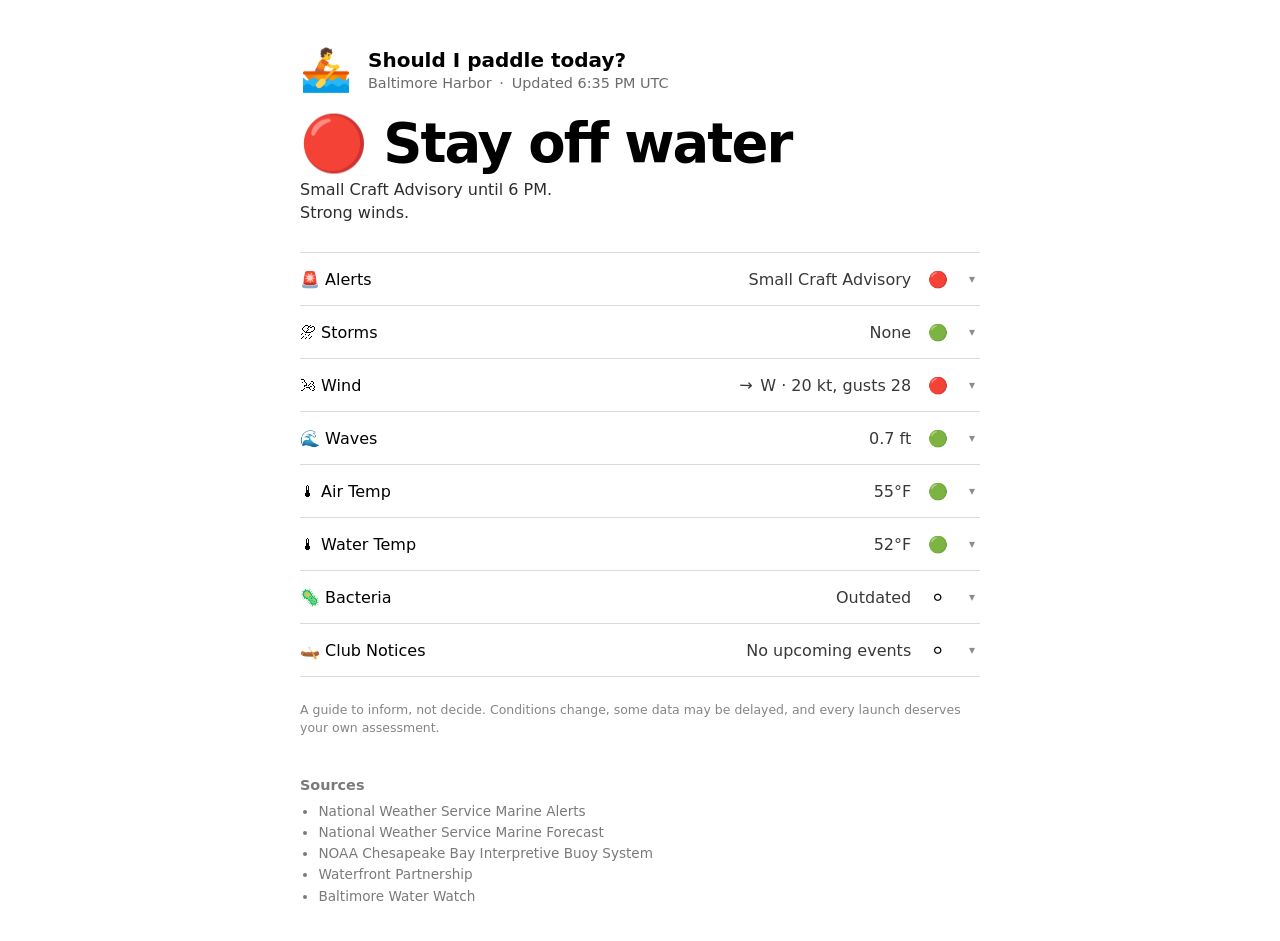
<file: index.html>
<!doctype html>
<html lang="en">
<head>
  <meta charset="utf-8">
  <meta
    name="viewport"
    content="width=device-width, initial-scale=1, viewport-fit=cover"
>

  <title>Beacon</title>

  <link rel="stylesheet" href="style.css?v=7">

  <link
    rel="icon"
    type="image/svg+xml"
    href="https://raw.githubusercontent.com/twitter/twemoji/master/assets/svg/1f6a3.svg"
  >

  <link
    rel="apple-touch-icon"
    href="https://raw.githubusercontent.com/twitter/twemoji/master/assets/svg/1f6a3.svg"
  >

  <link rel="manifest" href="site.webmanifest">

  <meta name="theme-color" content="#68bde8">
</head>

<body>
  <main>
    <div class="brand">
      <div class="brand-icon">🚣</div>

      <div>
        <div class="location">
          Should I paddle today?
        </div>
        
        <div class="tagline">
          <span id="app-location">Baltimore Harbor</span>
          <span class="tagline-separator">·</span>
          <span id="updated"></span>
        </div>
      </div>
    </div>

    <h1 id="overall">Loading...</h1>

    <p id="note"></p>

    <div
      id="conditions"
      class="conditions"
    ></div>

    <div class="app-note">
      A guide to inform, not decide. Conditions change, some data may be delayed, and every launch deserves your own assessment.
    </div>
  
    <section class="sources">
      <h3>Sources</h3>

      <ul>
        <li>
          <a
            href="https://forecast.weather.gov/showsigmz.php?mz=ANZ538"
            target="_blank"
            rel="noopener"
          >
            National Weather Service Marine Alerts
          </a>
        </li>

        <li>
          <a
            href="https://forecast.weather.gov/shmrn.php?mz=ANZ538"
            target="_blank"
            rel="noopener"
          >
            National Weather Service Marine Forecast
          </a>
        </li>

        <li>
          <a
            href="https://buoybay.noaa.gov/locations/baltimore-harbor"
            target="_blank"
            rel="noopener"
          >
            NOAA Chesapeake Bay Interpretive Buoy System
          </a>
        </li>

        <li>
          <a
            href="https://www.waterfrontpartnership.org/water-quality-monitoring"
            target="_blank"
            rel="noopener"
          >
            Waterfront Partnership
          </a>
        </li>

        <li>
          <a
            href="https://baltimorewaterwatch.org"
            target="_blank"
            rel="noopener"
          >
            Baltimore Water Watch
          </a>
        </li>
      </ul>
    </section>
  </main>

  <script src="app.js"></script>
  <script data-goatcounter="https://bmore-kayak.goatcounter.com/count" async src="//gc.zgo.at/count.js"></script>
</body>
</html>
</file>
<file: style.css>
:root {
  color-scheme: light dark;
  font-family:
    system-ui,
    -apple-system,
    BlinkMacSystemFont,
    "Segoe UI",
    sans-serif;
}

* {
  box-sizing: border-box;
}

body {
  margin: 0;
  min-height: 100vh;
  background: Canvas;
  color: CanvasText;
}

main {
  width: min(92%, 680px);
  margin: 0 auto;
  padding: 3rem 0 2rem;
}

.eyebrow {
  margin-bottom: 0.4rem;
  font-size: 0.95rem;
  color: color-mix(in srgb, CanvasText 68%, Canvas);
}

.brand {
  display: flex;
  align-items: center;
  gap: 16px;
  margin-bottom: 1.5rem;
}

.brand-icon {
  flex-shrink: 0;
  font-size: 2.6rem;
  line-height: 1;
}

.location {
  font-size: 1.25rem;
  font-weight: 600;
  line-height: 1.2;
}

.tagline {
  margin-top: 0.2rem;
  font-size: 0.9rem;
  color: color-mix(in srgb, CanvasText 58%, Canvas);
}

.tagline-separator {
  margin: 0 0.2rem;
}

.tagline #updated {
  margin: 0;
  font-size: inherit;
  color: inherit;
}

h1 {
  margin: 0 0 0.35rem;
  font-size: clamp(2rem, 8vw, 3.4rem);
  line-height: 1.05;
  letter-spacing: -0.035em;
}

#note {
  margin: 0 0 1.75rem;
  line-height: 1.45;
  white-space: pre-line;
  color: color-mix(in srgb, CanvasText 82%, Canvas);
}

.expanded-note {
  line-height: 1.45;
  color: color-mix(in srgb, CanvasText 72%, Canvas);
}

/* Conditions */

.conditions {
  width: 100%;
  border-top: 1px solid
    color-mix(in srgb, CanvasText 14%, transparent);
}

.condition {
  width: 100%;
  border-bottom: 1px solid
    color-mix(in srgb, CanvasText 14%, transparent);
}

.condition summary {
  list-style: none;
}

.condition summary::-webkit-details-marker {
  display: none;
}

.condition-row {
  display: grid;
  grid-template-columns:
    max-content
    minmax(0, 1fr)
    1.5rem
    1rem;
  align-items: center;
  column-gap: 0.9rem;
  min-height: 3.25rem;
  padding: 0.75rem 0;
  cursor: pointer;
}

.condition-label {
  min-width: 0;
  white-space: nowrap;
  font-weight: 500;
}

.condition-status {
  width: 1.5rem;
  text-align: center;
}

.condition-detail {
  min-width: 0;
  overflow: hidden;
  white-space: nowrap;
  text-align: right;
  text-overflow: ellipsis;
  color: color-mix(in srgb, CanvasText 78%, Canvas);
}

.chevron {
  display: inline-flex;
  width: 1rem;
  height: 1rem;
  align-items: center;
  justify-content: center;
  justify-self: end;
  color: color-mix(in srgb, CanvasText 45%, Canvas);
  font-size: 0.75rem;
  line-height: 1;

  transition: transform 0.15s ease;
}

.condition[open] .chevron {
  transform: rotate(180deg);
}

/* Expanded content */

.condition-details {
  padding: 0.15rem 0 1rem 1.5rem;
}

.wind-arrow {
  display: inline-block;
  margin-right: 0.2rem;
  transform: rotate(var(--rotation));
  transform-origin: center calc(-1 * var(--rotation));
  rotate(var(--rotation));
  animation: breeze 5s ease-in-out infinite;
}

@keyframes breeze {
  0%,100% {
    transform:
      translateX(0)
      rotate(calc(var(--rotation) - 3.5deg));
  }
  
    20% {
    transform:
      translateX(0px)
      rotate(calc(var(--rotation) + 4deg));
  }

  50% {
    transform:
      translateX(0px)
      rotate(calc(var(--rotation) - 3.5deg));
  }
  
    80% {
    transform:
      translateX(0px)
      rotate(calc(var(--rotation) + 6deg));
  }
}

/* Wind */

.wind-details {
  display: grid;
  gap: 1rem;
  border-top: none;
}

.wind-detail-item {
  min-width: 0;
  border-top: none;
}

.wind-detail-label {
  font-size: 0.78rem;
  font-weight: 500;
  color: color-mix(in srgb, CanvasText 52%, Canvas);
}

.wind-detail-value,
.wind-direction-value {
  margin-top: 0.2rem;
  font-size: 0.92rem;
  font-weight: 500;
}

.wind-direction-value {
  display: flex;
  align-items: center;
  gap: 0.45rem;
}

.wind-direction-value .wind-arrow {
  margin: 0;
  flex-shrink: 0;
  font-size: 1.1rem;
}

.expanded-empty {
  padding: 0.25rem 0;
  font-size: 0.88rem;
  color: color-mix(in srgb, CanvasText 58%, Canvas);
}

/* Advisories */

.advisory-list {
  width: 100%;
}

.advisory-item {
  display: grid;
  grid-template-columns:
    minmax(0, 1fr)
    auto
    1.5rem;
  align-items: center;
  column-gap: 0.75rem;
  padding: 0.55rem 0;
  border-bottom: 1px solid
    color-mix(in srgb, CanvasText 8%, transparent);
}

.advisory-time {
  text-align: right;
  white-space: nowrap;
  color: color-mix(in srgb, CanvasText 68%, Canvas);
}

.advisory-status {
  width: 1.5rem;
  text-align: center;
}

.advisory-item:last-child {
  border-bottom: none;
}

/* Club events */

.club-event-list {
  display: grid;
}

.club-event-item {
  display: block;
  padding: 0.9rem 0;
  border-bottom: 1px solid
    color-mix(in srgb, CanvasText 10%, transparent);
  color: inherit;
  text-decoration: none;
}

.club-event-item:last-child {
  border-bottom: none;
}

.club-event-header {
  display: flex;
  justify-content: space-between;
  align-items: flex-start;
  gap: 1rem;
}

.club-event-status {
  flex-shrink: 0;
  font-size: 1.1rem;
  line-height: 1;
}

.club-event-title {
  font-weight: 600;
  line-height: 1.35;
}

.club-event-summary {
  margin-top: 0.25rem;
  font-size: 0.88rem;
  line-height: 1.45;
  color: color-mix(in srgb, CanvasText 68%, Canvas);
}

.club-event-time {
  margin-top: 0.35rem;
  font-size: 0.78rem;
  line-height: 1.35;
  color: color-mix(in srgb, CanvasText 52%, Canvas);
}

.club-event-notice {
  position: relative;
  z-index: 0;
  margin: 0.35rem 0;
  padding: 0.8rem 0;
}

.club-event-notice::before {
  content: "";
  position: absolute;
  inset: 0 -0.6rem;
  z-index: -1;
  border-radius: 0.5rem;
  background: color-mix(in srgb, #f59e0b 8%, Canvas);
}

.club-event-item:hover .club-event-title,
.club-event-item:focus-visible .club-event-title {
  text-decoration: underline;
}

/* Stations */

.stations {
  width: 100%;
}

.station-region {
  border-top: 1px solid
    color-mix(in srgb, CanvasText 8%, transparent);
}

.station-region:first-child {
  border-top: none;
}

.station-region-summary {
  display: grid;
  grid-template-columns:
    minmax(0, 1fr)
    minmax(6rem, auto)
    1.5rem
    1rem;
  align-items: center;
  column-gap: 0.8rem;
  padding: 0.65rem 0;
  cursor: pointer;
  list-style: none;
}

.station-region-summary::-webkit-details-marker {
  display: none;
}

.station-region-label {
  font-size: 0.72rem;
  font-weight: 650;
  color: color-mix(in srgb, CanvasText 46%, Canvas);
}

.station-region-status {
  width: 1.5rem;
  text-align: center;
}

.station-region-range {
  text-align: right;
  font-size: 0.85rem;
  color: color-mix(in srgb, CanvasText 70%, Canvas);
}

.region-chevron {
  justify-self: end;
  font-size: 0.75rem;
  color: color-mix(in srgb, CanvasText 45%, Canvas);
  transition: transform 0.15s ease;
}

.station-region[open] .region-chevron {
  transform: rotate(180deg);
}

.station-region-content {
  padding-left: 1rem;
  padding-bottom: 0.4rem;
}

.station {
  display: grid;
  grid-template-columns: minmax(0, 1fr) auto;
  align-items: center;
  gap: 1rem;
  padding: 0.48rem 0;
}

.station-info {
  min-width: 0;
}

.station-name {
  font-size: 0.92rem;
  font-weight: 500;
}

.station-date {
  margin-top: 0.12rem;
  font-size: 0.82rem;
  line-height: 1.35;
  color: color-mix(in srgb, CanvasText 58%, Canvas);
}

.station-reading {
  display: flex;
  justify-content: flex-end;
  align-items: center;
  gap: 0.5rem;
  white-space: nowrap;
  font-size: 0.88rem;
}

.station-status {
  width: 1.2rem;
  text-align: center;
  flex-shrink: 0;
}

.detail-footer {
  margin-top: 0.8rem;
  padding-top: 0.7rem;
  border-top: 1px solid
    color-mix(in srgb, CanvasText 12%, transparent);
  font-size: 0.82rem;
  line-height: 1.45;
  color: color-mix(in srgb, CanvasText 52%, Canvas);
}

.detail-footer a {
  color: inherit;
  text-decoration: none;
}

.detail-footer a:hover,
.detail-footer a:focus-visible {
  text-decoration: underline;
}

/* Sources */

.sources {
  margin-top: 1.5rem;
  padding-top: 1rem;
  border-top: none;
  font-size: 0.85rem;
  color: color-mix(in srgb, CanvasText 52%, Canvas);
}

.sources h3 {
  margin: 0 0 0.6rem;
  font-size: 0.9rem;
  font-weight: 600;
  color: inherit;
}

.sources ul {
  margin: 0;
  padding-left: 1.15rem;
}

.sources li {
  margin: 0.32rem 0;
}

.sources a {
  color: inherit;
  text-decoration: none;
}

.sources a:hover,
.sources a:focus-visible {
  text-decoration: underline;
}

.app-note {
  margin: 1.5rem 0 0.75rem;
  font-size: 0.78rem;
  line-height: 1.45;
  color: color-mix(in srgb, CanvasText 48%, Canvas);
}

/* Mobile */

@media (max-width: 560px) {
  main {
    width: min(92%, 680px);
    padding-top: 2rem;
  }

  .condition-row {
    grid-template-columns:
      max-content
      minmax(0, 1fr)
      1.5rem
      0.8rem;
    column-gap: 0.55rem;
  }

  .condition-label,
  .condition-detail {
    font-size: 0.93rem;
  }

  .condition-details {
    padding-left: 1rem;
  }

  .wind-details {
    grid-template-columns:
      minmax(0, 1.4fr)
      minmax(0, 1fr)
      minmax(0, 1fr);
    gap: 0.75rem;
  }

  .wind-detail-value,
  .wind-direction-value {
    font-size: 0.88rem;
  }
  
  .club-event-item {
    padding: 0.8rem 0;
  }

  .club-event-notice {
    padding: 0.7rem 0;
  }

  .club-event-title {
    font-size: 0.92rem;
  }

  .club-event-summary {
    font-size: 0.84rem;
  }

  .station {
    gap: 0.65rem;
  }

  .station-name {
    font-size: 0.88rem;
  }

  .station-region-summary {
    grid-template-columns:
      minmax(0, 1fr)
      minmax(5rem, auto)
      1.5rem
      0.8rem;
    column-gap: 0.55rem;
  }

  .station-date {
    font-size: 0.79rem;
  }

  .station-reading {
    font-size: 0.84rem;
  }
  
  .club-event-title {
    font-size: 0.88rem;
    font-weight: 500;
  }

  .club-event-summary {
    font-size: 0.82rem;
  }

  .club-event-time {
    font-size: 0.75rem;
  }
}
</file>
